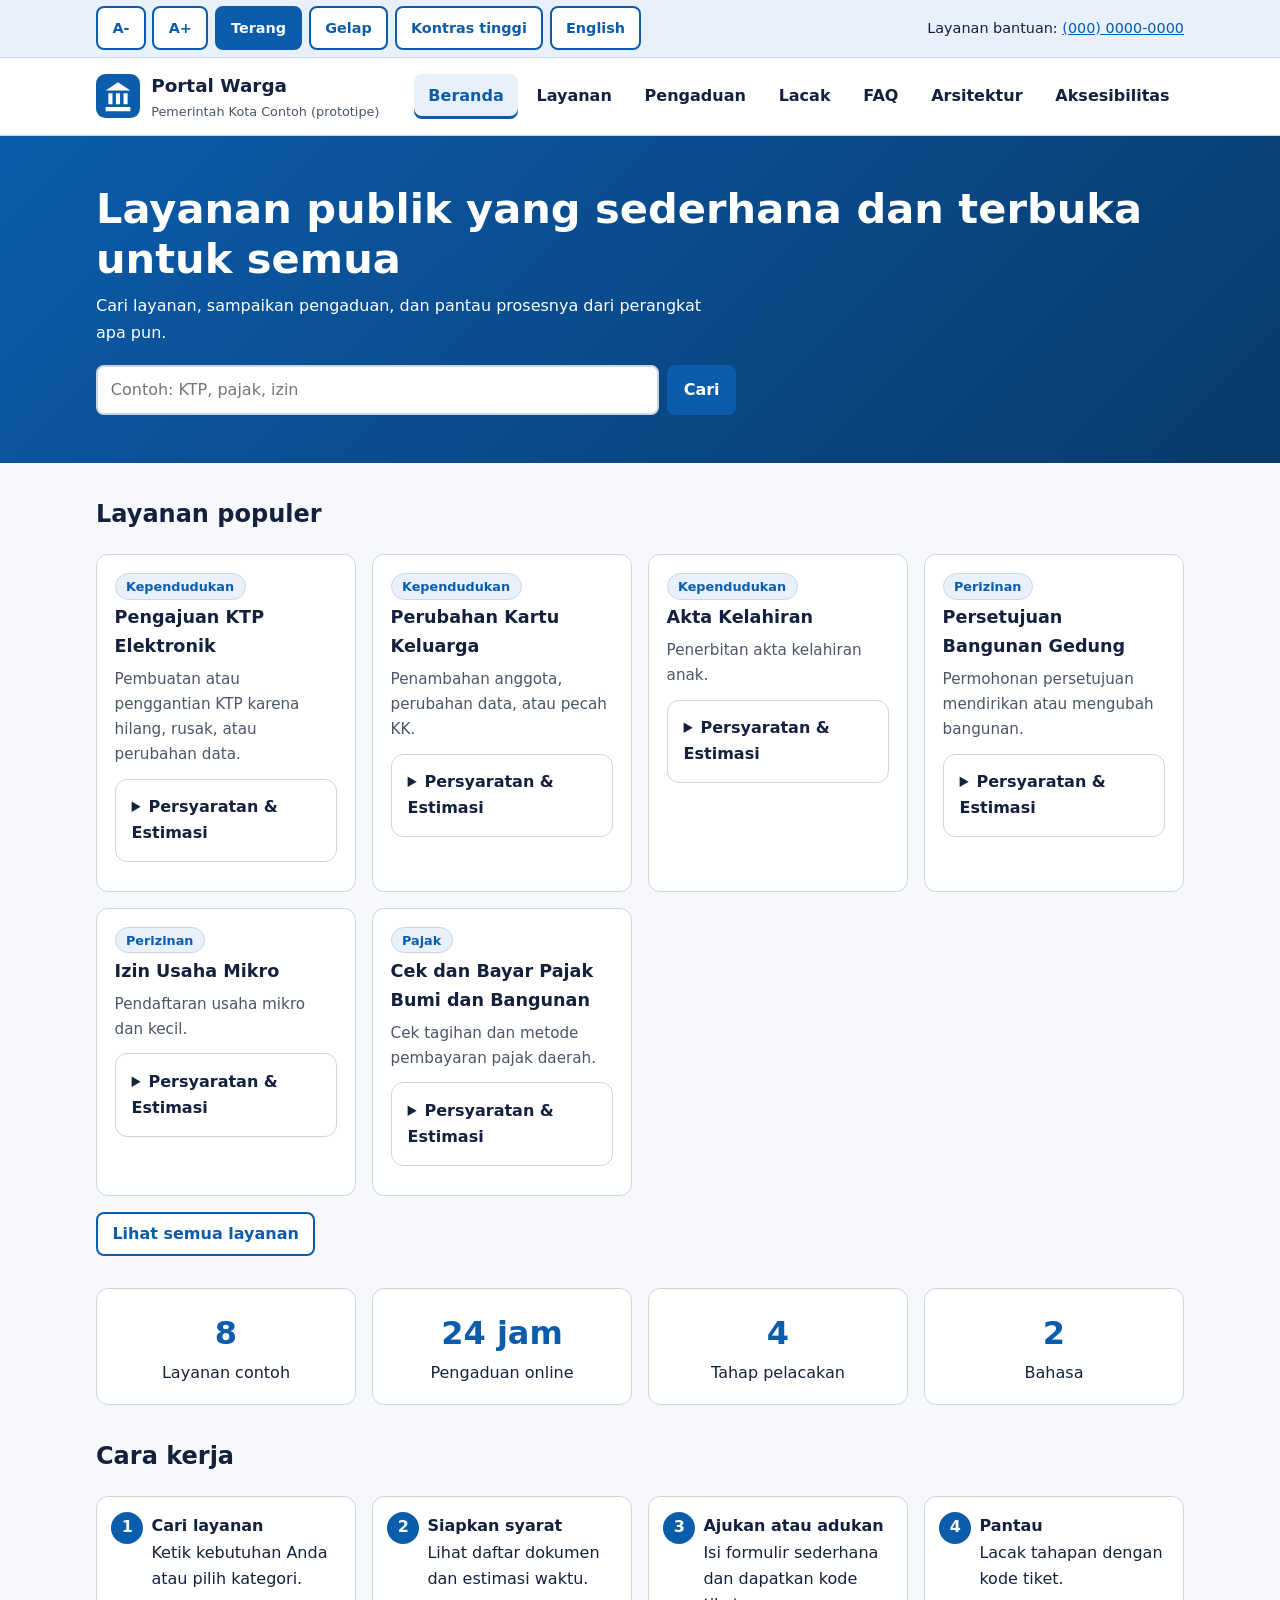
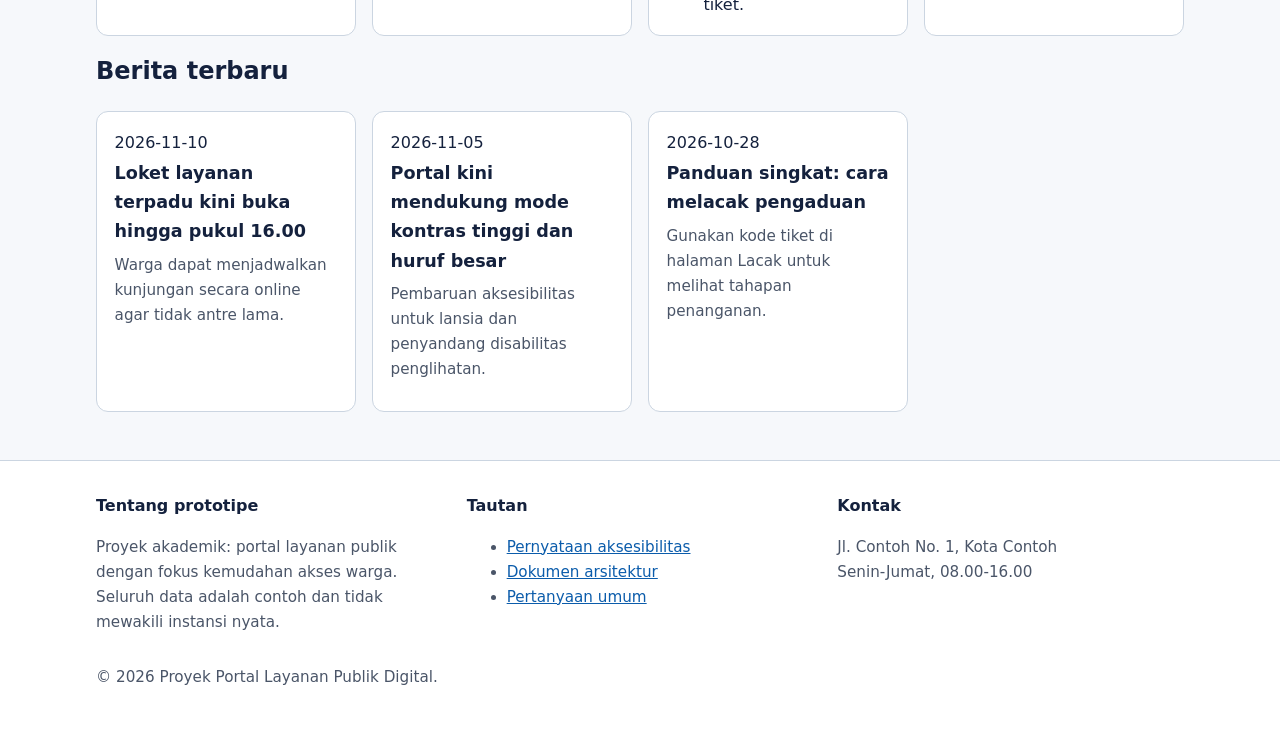
<file: website/index.html>
<!DOCTYPE html>
<html lang="id" data-fs="0">
<head>
<meta charset="utf-8">
<meta name="viewport" content="width=device-width, initial-scale=1">
<title>Beranda | Portal Layanan Publik Digital</title>
<meta name="description" content="Prototipe portal layanan publik yang mudah diakses seluruh warga.">
<meta name="theme-color" content="#0b5cab">
<link rel="manifest" href="manifest.json">
<link rel="icon" href="assets/logo.svg" type="image/svg+xml">
<link rel="stylesheet" href="css/style.css">
<script>try{var t=localStorage.getItem("theme");if(t&&t!=="light")document.documentElement.setAttribute("data-theme",t);var f=localStorage.getItem("fs");if(f)document.documentElement.dataset.fs=f}catch(e){}</script>
</head>
<body>
<a class="skip" href="#konten" data-i="skip">Lewati ke konten utama</a>
<div class="topbar"><div class="wrap">
<div class="tools" role="group" aria-label="Pengaturan tampilan">
<button type="button" id="fs-dec" aria-label="Perkecil huruf">A-</button>
<button type="button" id="fs-inc" aria-label="Perbesar huruf">A+</button>
<button type="button" data-theme-btn="light" aria-pressed="true">Terang</button>
<button type="button" data-theme-btn="dark" aria-pressed="false">Gelap</button>
<button type="button" data-theme-btn="contrast" aria-pressed="false">Kontras tinggi</button>
<button type="button" id="btn-lang" lang="en">English</button>
</div>
<span>Layanan bantuan: <a href="tel:+62000000000">(000) 0000-0000</a></span>
</div></div>
<header class="site"><div class="wrap">
<a class="brand" href="index.html"><img src="assets/logo.svg" alt="" width="44" height="44"><span>Portal Warga<small>Pemerintah Kota Contoh (prototipe)</small></span></a>
<nav aria-label="Navigasi utama"><ul><li><a href="index.html" data-i="home">Beranda</a></li><li><a href="layanan.html" data-i="services">Layanan</a></li><li><a href="pengaduan.html" data-i="complaint">Pengaduan</a></li><li><a href="lacak.html" data-i="track">Lacak</a></li><li><a href="faq.html" data-i="faq">FAQ</a></li><li><a href="arsitektur.html" data-i="arch">Arsitektur</a></li><li><a href="aksesibilitas.html" data-i="a11y">Aksesibilitas</a></li></ul></nav>
</div></header>
<section class="hero" aria-labelledby="h1"><div class="wrap">
<h1 id="h1" data-i="hero_t">Layanan publik yang sederhana dan terbuka untuk semua</h1>
<p data-i="hero_p">Cari layanan, sampaikan pengaduan, dan pantau prosesnya dari perangkat apa pun.</p>
<form class="search" role="search" action="layanan.html" method="get">
<label class="sr" for="hq" data-i="search">Cari layanan</label>
<input id="hq" name="q" type="search" placeholder="Contoh: KTP, pajak, izin" data-ph="search_ph" autocomplete="off">
<button class="btn" type="submit" data-i="find">Cari</button></form>
</div></section>
<main id="konten" tabindex="-1"><div class="wrap">

<section aria-labelledby="pop"><h2 id="pop-h" data-i="pop">Layanan populer</h2><div class="grid" id="popular" aria-live="polite"></div>
<p><a class="btn alt" href="layanan.html">Lihat semua layanan</a></p></section>
<div class="stats" role="list" aria-label="Ringkasan layanan">
<div class="card stat" role="listitem"><b>8</b>Layanan contoh</div><div class="card stat" role="listitem"><b>24 jam</b>Pengaduan online</div><div class="card stat" role="listitem"><b>4</b>Tahap pelacakan</div><div class="card stat" role="listitem"><b>2</b>Bahasa</div></div>
<section><h2 data-i="how">Cara kerja</h2><ol class="steps"><li><strong>Cari layanan</strong><br>Ketik kebutuhan Anda atau pilih kategori.</li><li><strong>Siapkan syarat</strong><br>Lihat daftar dokumen dan estimasi waktu.</li><li><strong>Ajukan atau adukan</strong><br>Isi formulir sederhana dan dapatkan kode tiket.</li><li><strong>Pantau</strong><br>Lacak tahapan dengan kode tiket.</li></ol></section>
<section><h2 data-i="news">Berita terbaru</h2><div class="grid" id="news"></div></section>

</div></main>
<footer class="site"><div class="wrap"><div class="cols">
<section><h2>Tentang prototipe</h2><p>Proyek akademik: portal layanan publik dengan fokus kemudahan akses warga. Seluruh data adalah contoh dan tidak mewakili instansi nyata.</p></section>
<section><h2>Tautan</h2><ul><li><a href="aksesibilitas.html">Pernyataan aksesibilitas</a></li><li><a href="arsitektur.html">Dokumen arsitektur</a></li><li><a href="faq.html">Pertanyaan umum</a></li></ul></section>
<section><h2>Kontak</h2><p>Jl. Contoh No. 1, Kota Contoh<br>Senin-Jumat, 08.00-16.00</p></section>
</div><p>&copy; 2026 Proyek Portal Layanan Publik Digital.</p></div></footer>
<div id="toast" role="status" aria-live="polite"></div>
<script src="js/services.js"></script>
<script src="js/app.js"></script>
</body></html>
</file>
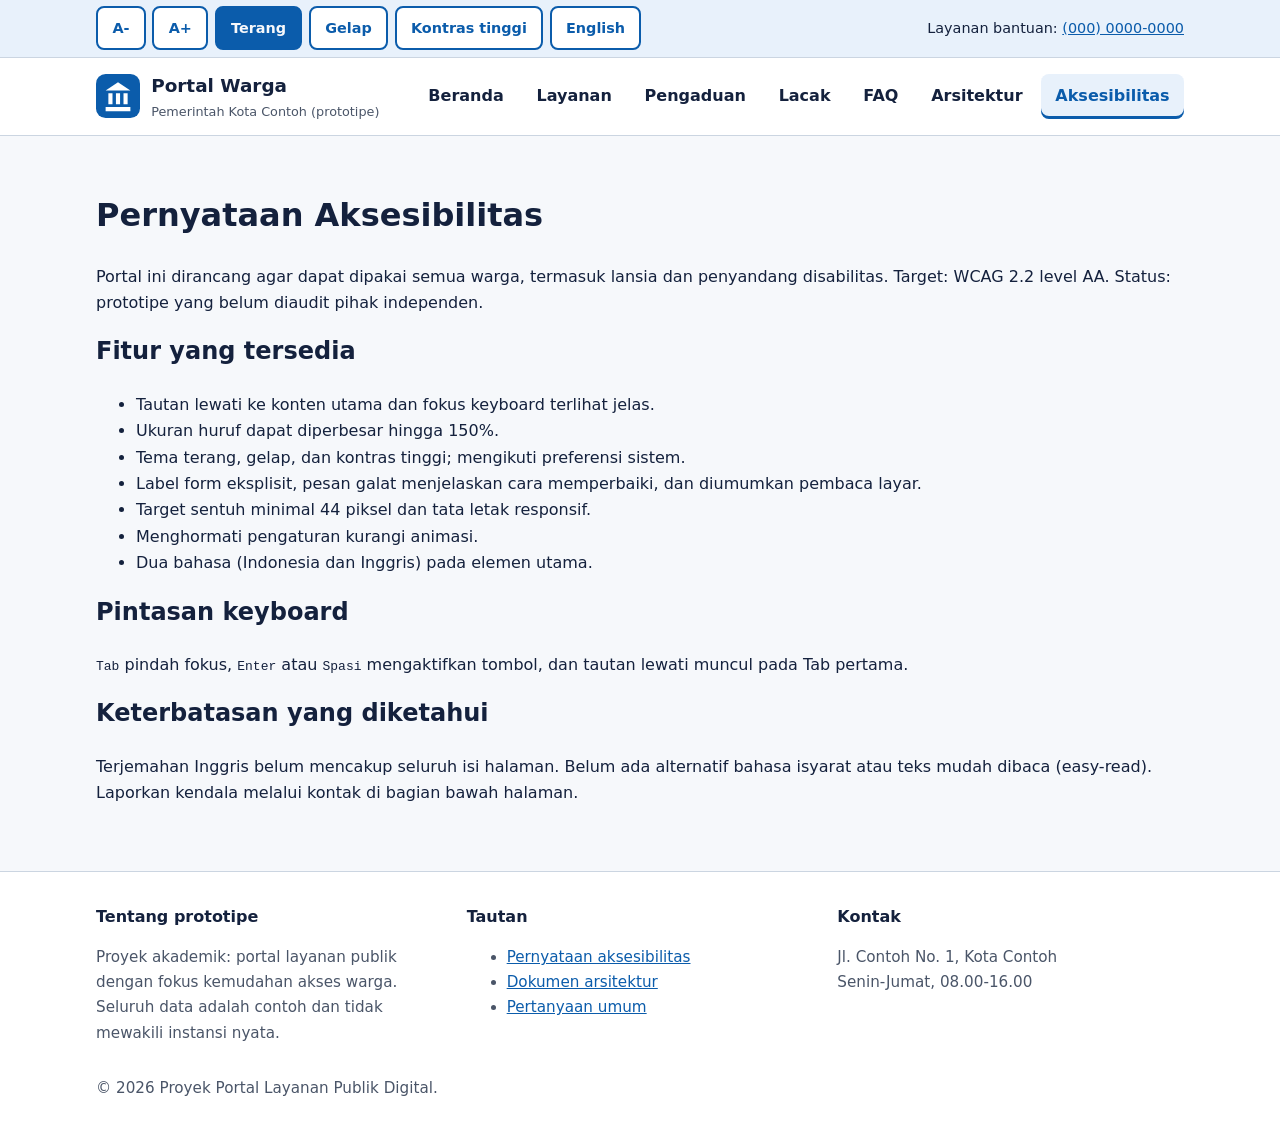
<file: website/aksesibilitas.html>
<!DOCTYPE html>
<html lang="id" data-fs="0">
<head>
<meta charset="utf-8">
<meta name="viewport" content="width=device-width, initial-scale=1">
<title>Aksesibilitas | Portal Layanan Publik Digital</title>
<meta name="description" content="Prototipe portal layanan publik yang mudah diakses seluruh warga.">
<meta name="theme-color" content="#0b5cab">
<link rel="manifest" href="manifest.json">
<link rel="icon" href="assets/logo.svg" type="image/svg+xml">
<link rel="stylesheet" href="css/style.css">
<script>try{var t=localStorage.getItem("theme");if(t&&t!=="light")document.documentElement.setAttribute("data-theme",t);var f=localStorage.getItem("fs");if(f)document.documentElement.dataset.fs=f}catch(e){}</script>
</head>
<body>
<a class="skip" href="#konten" data-i="skip">Lewati ke konten utama</a>
<div class="topbar"><div class="wrap">
<div class="tools" role="group" aria-label="Pengaturan tampilan">
<button type="button" id="fs-dec" aria-label="Perkecil huruf">A-</button>
<button type="button" id="fs-inc" aria-label="Perbesar huruf">A+</button>
<button type="button" data-theme-btn="light" aria-pressed="true">Terang</button>
<button type="button" data-theme-btn="dark" aria-pressed="false">Gelap</button>
<button type="button" data-theme-btn="contrast" aria-pressed="false">Kontras tinggi</button>
<button type="button" id="btn-lang" lang="en">English</button>
</div>
<span>Layanan bantuan: <a href="tel:+62000000000">(000) 0000-0000</a></span>
</div></div>
<header class="site"><div class="wrap">
<a class="brand" href="index.html"><img src="assets/logo.svg" alt="" width="44" height="44"><span>Portal Warga<small>Pemerintah Kota Contoh (prototipe)</small></span></a>
<nav aria-label="Navigasi utama"><ul><li><a href="index.html" data-i="home">Beranda</a></li><li><a href="layanan.html" data-i="services">Layanan</a></li><li><a href="pengaduan.html" data-i="complaint">Pengaduan</a></li><li><a href="lacak.html" data-i="track">Lacak</a></li><li><a href="faq.html" data-i="faq">FAQ</a></li><li><a href="arsitektur.html" data-i="arch">Arsitektur</a></li><li><a href="aksesibilitas.html" data-i="a11y">Aksesibilitas</a></li></ul></nav>
</div></header>

<main id="konten" tabindex="-1"><div class="wrap">

<h1>Pernyataan Aksesibilitas</h1>
<p>Portal ini dirancang agar dapat dipakai semua warga, termasuk lansia dan penyandang disabilitas. Target: WCAG 2.2 level AA. Status: prototipe yang belum diaudit pihak independen.</p>
<h2>Fitur yang tersedia</h2><ul>
<li>Tautan lewati ke konten utama dan fokus keyboard terlihat jelas.</li>
<li>Ukuran huruf dapat diperbesar hingga 150%.</li>
<li>Tema terang, gelap, dan kontras tinggi; mengikuti preferensi sistem.</li>
<li>Label form eksplisit, pesan galat menjelaskan cara memperbaiki, dan diumumkan pembaca layar.</li>
<li>Target sentuh minimal 44 piksel dan tata letak responsif.</li>
<li>Menghormati pengaturan kurangi animasi.</li>
<li>Dua bahasa (Indonesia dan Inggris) pada elemen utama.</li></ul>
<h2>Pintasan keyboard</h2><p><kbd>Tab</kbd> pindah fokus, <kbd>Enter</kbd> atau <kbd>Spasi</kbd> mengaktifkan tombol, dan tautan lewati muncul pada Tab pertama.</p>
<h2>Keterbatasan yang diketahui</h2><p>Terjemahan Inggris belum mencakup seluruh isi halaman. Belum ada alternatif bahasa isyarat atau teks mudah dibaca (easy-read). Laporkan kendala melalui kontak di bagian bawah halaman.</p>
</div></main>
<footer class="site"><div class="wrap"><div class="cols">
<section><h2>Tentang prototipe</h2><p>Proyek akademik: portal layanan publik dengan fokus kemudahan akses warga. Seluruh data adalah contoh dan tidak mewakili instansi nyata.</p></section>
<section><h2>Tautan</h2><ul><li><a href="aksesibilitas.html">Pernyataan aksesibilitas</a></li><li><a href="arsitektur.html">Dokumen arsitektur</a></li><li><a href="faq.html">Pertanyaan umum</a></li></ul></section>
<section><h2>Kontak</h2><p>Jl. Contoh No. 1, Kota Contoh<br>Senin-Jumat, 08.00-16.00</p></section>
</div><p>&copy; 2026 Proyek Portal Layanan Publik Digital.</p></div></footer>
<div id="toast" role="status" aria-live="polite"></div>
<script src="js/services.js"></script>
<script src="js/app.js"></script>
</body></html>
</file>
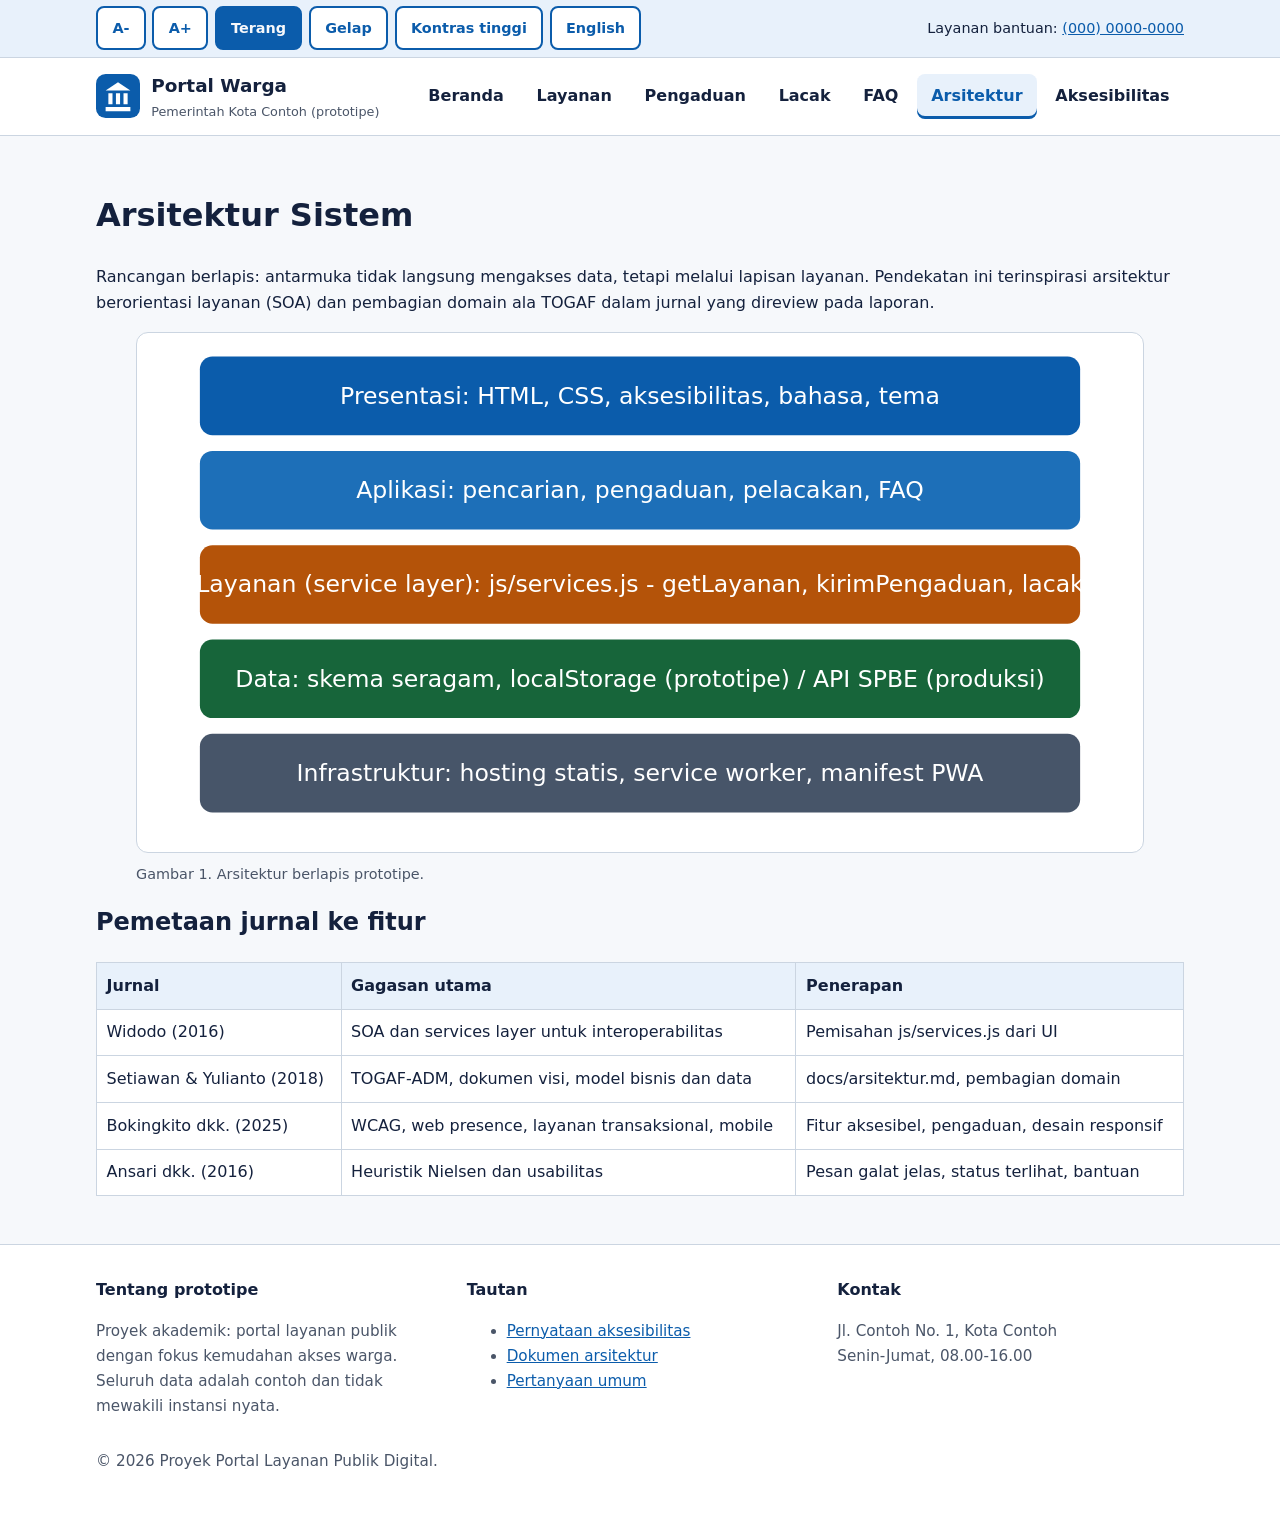
<file: website/arsitektur.html>
<!DOCTYPE html>
<html lang="id" data-fs="0">
<head>
<meta charset="utf-8">
<meta name="viewport" content="width=device-width, initial-scale=1">
<title>Arsitektur | Portal Layanan Publik Digital</title>
<meta name="description" content="Prototipe portal layanan publik yang mudah diakses seluruh warga.">
<meta name="theme-color" content="#0b5cab">
<link rel="manifest" href="manifest.json">
<link rel="icon" href="assets/logo.svg" type="image/svg+xml">
<link rel="stylesheet" href="css/style.css">
<script>try{var t=localStorage.getItem("theme");if(t&&t!=="light")document.documentElement.setAttribute("data-theme",t);var f=localStorage.getItem("fs");if(f)document.documentElement.dataset.fs=f}catch(e){}</script>
</head>
<body>
<a class="skip" href="#konten" data-i="skip">Lewati ke konten utama</a>
<div class="topbar"><div class="wrap">
<div class="tools" role="group" aria-label="Pengaturan tampilan">
<button type="button" id="fs-dec" aria-label="Perkecil huruf">A-</button>
<button type="button" id="fs-inc" aria-label="Perbesar huruf">A+</button>
<button type="button" data-theme-btn="light" aria-pressed="true">Terang</button>
<button type="button" data-theme-btn="dark" aria-pressed="false">Gelap</button>
<button type="button" data-theme-btn="contrast" aria-pressed="false">Kontras tinggi</button>
<button type="button" id="btn-lang" lang="en">English</button>
</div>
<span>Layanan bantuan: <a href="tel:+62000000000">(000) 0000-0000</a></span>
</div></div>
<header class="site"><div class="wrap">
<a class="brand" href="index.html"><img src="assets/logo.svg" alt="" width="44" height="44"><span>Portal Warga<small>Pemerintah Kota Contoh (prototipe)</small></span></a>
<nav aria-label="Navigasi utama"><ul><li><a href="index.html" data-i="home">Beranda</a></li><li><a href="layanan.html" data-i="services">Layanan</a></li><li><a href="pengaduan.html" data-i="complaint">Pengaduan</a></li><li><a href="lacak.html" data-i="track">Lacak</a></li><li><a href="faq.html" data-i="faq">FAQ</a></li><li><a href="arsitektur.html" data-i="arch">Arsitektur</a></li><li><a href="aksesibilitas.html" data-i="a11y">Aksesibilitas</a></li></ul></nav>
</div></header>

<main id="konten" tabindex="-1"><div class="wrap">

<h1>Arsitektur Sistem</h1>
<p>Rancangan berlapis: antarmuka tidak langsung mengakses data, tetapi melalui lapisan layanan. Pendekatan ini terinspirasi arsitektur berorientasi layanan (SOA) dan pembagian domain ala TOGAF dalam jurnal yang direview pada laporan.</p>
<figure><svg viewBox="0 0 640 330" role="img" aria-labelledby="t d" style="width:100%;height:auto;background:var(--surface);border:1px solid var(--border);border-radius:12px">
<title id="t">Diagram arsitektur berlapis</title><desc id="d">Lima lapisan dari atas: presentasi, aplikasi, layanan, data, infrastruktur</desc>
<g font-family="system-ui,Arial" font-size="15" fill="#fff" text-anchor="middle">
<rect x="40" y="15" width="560" height="50" rx="8" fill="#0b5cab"/><text x="320" y="45">Presentasi: HTML, CSS, aksesibilitas, bahasa, tema</text>
<rect x="40" y="75" width="560" height="50" rx="8" fill="#1d6fb8"/><text x="320" y="105">Aplikasi: pencarian, pengaduan, pelacakan, FAQ</text>
<rect x="40" y="135" width="560" height="50" rx="8" fill="#b45309"/><text x="320" y="165">Layanan (service layer): js/services.js - getLayanan, kirimPengaduan, lacak</text>
<rect x="40" y="195" width="560" height="50" rx="8" fill="#17653a"/><text x="320" y="225">Data: skema seragam, localStorage (prototipe) / API SPBE (produksi)</text>
<rect x="40" y="255" width="560" height="50" rx="8" fill="#475569"/><text x="320" y="285">Infrastruktur: hosting statis, service worker, manifest PWA</text></g></svg>
<figcaption class="hint">Gambar 1. Arsitektur berlapis prototipe.</figcaption></figure>
<h2>Pemetaan jurnal ke fitur</h2>
<div class="scroll"><table><thead><tr><th>Jurnal</th><th>Gagasan utama</th><th>Penerapan</th></tr></thead><tbody>
<tr><td>Widodo (2016)</td><td>SOA dan services layer untuk interoperabilitas</td><td>Pemisahan js/services.js dari UI</td></tr>
<tr><td>Setiawan &amp; Yulianto (2018)</td><td>TOGAF-ADM, dokumen visi, model bisnis dan data</td><td>docs/arsitektur.md, pembagian domain</td></tr>
<tr><td>Bokingkito dkk. (2025)</td><td>WCAG, web presence, layanan transaksional, mobile</td><td>Fitur aksesibel, pengaduan, desain responsif</td></tr>
<tr><td>Ansari dkk. (2016)</td><td>Heuristik Nielsen dan usabilitas</td><td>Pesan galat jelas, status terlihat, bantuan</td></tr></tbody></table></div>
</div></main>
<footer class="site"><div class="wrap"><div class="cols">
<section><h2>Tentang prototipe</h2><p>Proyek akademik: portal layanan publik dengan fokus kemudahan akses warga. Seluruh data adalah contoh dan tidak mewakili instansi nyata.</p></section>
<section><h2>Tautan</h2><ul><li><a href="aksesibilitas.html">Pernyataan aksesibilitas</a></li><li><a href="arsitektur.html">Dokumen arsitektur</a></li><li><a href="faq.html">Pertanyaan umum</a></li></ul></section>
<section><h2>Kontak</h2><p>Jl. Contoh No. 1, Kota Contoh<br>Senin-Jumat, 08.00-16.00</p></section>
</div><p>&copy; 2026 Proyek Portal Layanan Publik Digital.</p></div></footer>
<div id="toast" role="status" aria-live="polite"></div>
<script src="js/services.js"></script>
<script src="js/app.js"></script>
</body></html>
</file>
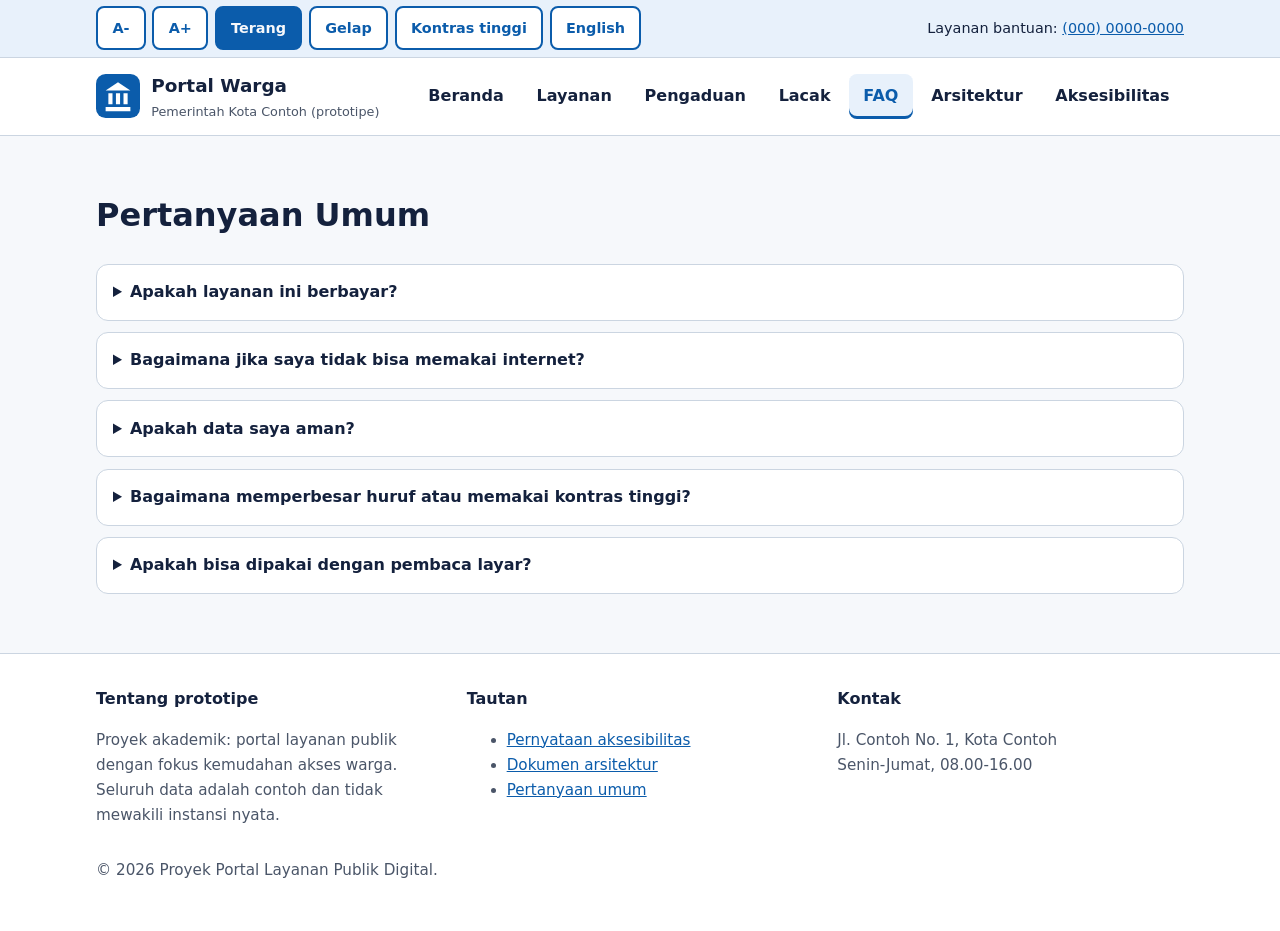
<file: website/faq.html>
<!DOCTYPE html>
<html lang="id" data-fs="0">
<head>
<meta charset="utf-8">
<meta name="viewport" content="width=device-width, initial-scale=1">
<title>FAQ | Portal Layanan Publik Digital</title>
<meta name="description" content="Prototipe portal layanan publik yang mudah diakses seluruh warga.">
<meta name="theme-color" content="#0b5cab">
<link rel="manifest" href="manifest.json">
<link rel="icon" href="assets/logo.svg" type="image/svg+xml">
<link rel="stylesheet" href="css/style.css">
<script>try{var t=localStorage.getItem("theme");if(t&&t!=="light")document.documentElement.setAttribute("data-theme",t);var f=localStorage.getItem("fs");if(f)document.documentElement.dataset.fs=f}catch(e){}</script>
</head>
<body>
<a class="skip" href="#konten" data-i="skip">Lewati ke konten utama</a>
<div class="topbar"><div class="wrap">
<div class="tools" role="group" aria-label="Pengaturan tampilan">
<button type="button" id="fs-dec" aria-label="Perkecil huruf">A-</button>
<button type="button" id="fs-inc" aria-label="Perbesar huruf">A+</button>
<button type="button" data-theme-btn="light" aria-pressed="true">Terang</button>
<button type="button" data-theme-btn="dark" aria-pressed="false">Gelap</button>
<button type="button" data-theme-btn="contrast" aria-pressed="false">Kontras tinggi</button>
<button type="button" id="btn-lang" lang="en">English</button>
</div>
<span>Layanan bantuan: <a href="tel:+62000000000">(000) 0000-0000</a></span>
</div></div>
<header class="site"><div class="wrap">
<a class="brand" href="index.html"><img src="assets/logo.svg" alt="" width="44" height="44"><span>Portal Warga<small>Pemerintah Kota Contoh (prototipe)</small></span></a>
<nav aria-label="Navigasi utama"><ul><li><a href="index.html" data-i="home">Beranda</a></li><li><a href="layanan.html" data-i="services">Layanan</a></li><li><a href="pengaduan.html" data-i="complaint">Pengaduan</a></li><li><a href="lacak.html" data-i="track">Lacak</a></li><li><a href="faq.html" data-i="faq">FAQ</a></li><li><a href="arsitektur.html" data-i="arch">Arsitektur</a></li><li><a href="aksesibilitas.html" data-i="a11y">Aksesibilitas</a></li></ul></nav>
</div></header>

<main id="konten" tabindex="-1"><div class="wrap">
<h1>Pertanyaan Umum</h1><details><summary>Apakah layanan ini berbayar?</summary><p>Pada prototipe ini tidak ada transaksi. Pada layanan nyata, biaya akan ditampilkan jelas pada tiap layanan.</p></details><details><summary>Bagaimana jika saya tidak bisa memakai internet?</summary><p>Gunakan loket layanan terpadu atau telepon pusat bantuan. Portal ini melengkapi, bukan menggantikan, layanan tatap muka.</p></details><details><summary>Apakah data saya aman?</summary><p>Prototipe hanya menyimpan data di browser Anda. Untuk produksi diperlukan enkripsi, kebijakan privasi, dan kepatuhan pada UU Pelindungan Data Pribadi.</p></details><details><summary>Bagaimana memperbesar huruf atau memakai kontras tinggi?</summary><p>Gunakan tombol A+/A- dan tombol tema di bagian atas setiap halaman. Pilihan Anda diingat.</p></details><details><summary>Apakah bisa dipakai dengan pembaca layar?</summary><p>Ya, halaman memakai struktur semantik, label form, dan penanda ARIA. Lihat halaman Aksesibilitas untuk detail.</p></details>
</div></main>
<footer class="site"><div class="wrap"><div class="cols">
<section><h2>Tentang prototipe</h2><p>Proyek akademik: portal layanan publik dengan fokus kemudahan akses warga. Seluruh data adalah contoh dan tidak mewakili instansi nyata.</p></section>
<section><h2>Tautan</h2><ul><li><a href="aksesibilitas.html">Pernyataan aksesibilitas</a></li><li><a href="arsitektur.html">Dokumen arsitektur</a></li><li><a href="faq.html">Pertanyaan umum</a></li></ul></section>
<section><h2>Kontak</h2><p>Jl. Contoh No. 1, Kota Contoh<br>Senin-Jumat, 08.00-16.00</p></section>
</div><p>&copy; 2026 Proyek Portal Layanan Publik Digital.</p></div></footer>
<div id="toast" role="status" aria-live="polite"></div>
<script src="js/services.js"></script>
<script src="js/app.js"></script>
</body></html>
</file>
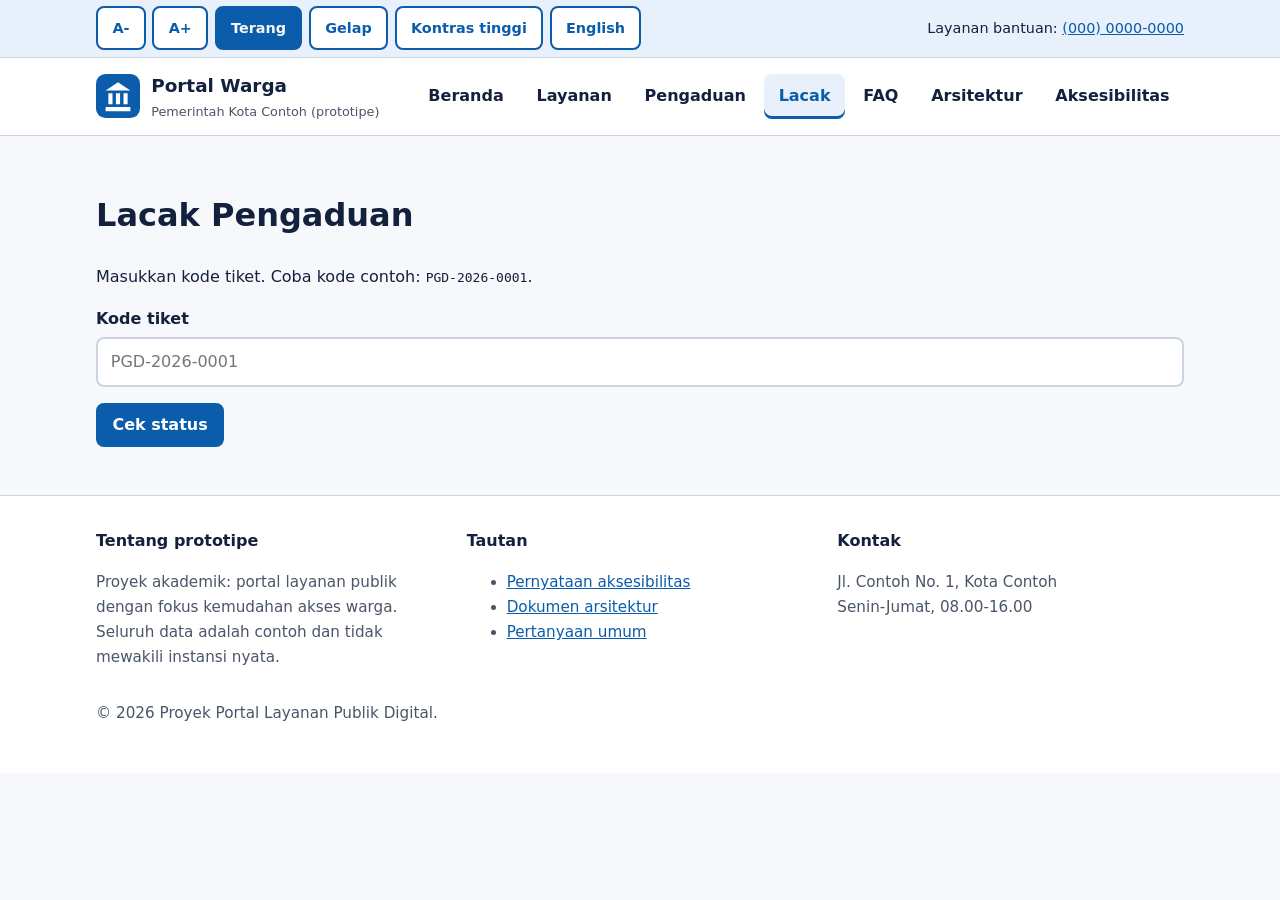
<file: website/lacak.html>
<!DOCTYPE html>
<html lang="id" data-fs="0">
<head>
<meta charset="utf-8">
<meta name="viewport" content="width=device-width, initial-scale=1">
<title>Lacak | Portal Layanan Publik Digital</title>
<meta name="description" content="Prototipe portal layanan publik yang mudah diakses seluruh warga.">
<meta name="theme-color" content="#0b5cab">
<link rel="manifest" href="manifest.json">
<link rel="icon" href="assets/logo.svg" type="image/svg+xml">
<link rel="stylesheet" href="css/style.css">
<script>try{var t=localStorage.getItem("theme");if(t&&t!=="light")document.documentElement.setAttribute("data-theme",t);var f=localStorage.getItem("fs");if(f)document.documentElement.dataset.fs=f}catch(e){}</script>
</head>
<body>
<a class="skip" href="#konten" data-i="skip">Lewati ke konten utama</a>
<div class="topbar"><div class="wrap">
<div class="tools" role="group" aria-label="Pengaturan tampilan">
<button type="button" id="fs-dec" aria-label="Perkecil huruf">A-</button>
<button type="button" id="fs-inc" aria-label="Perbesar huruf">A+</button>
<button type="button" data-theme-btn="light" aria-pressed="true">Terang</button>
<button type="button" data-theme-btn="dark" aria-pressed="false">Gelap</button>
<button type="button" data-theme-btn="contrast" aria-pressed="false">Kontras tinggi</button>
<button type="button" id="btn-lang" lang="en">English</button>
</div>
<span>Layanan bantuan: <a href="tel:+62000000000">(000) 0000-0000</a></span>
</div></div>
<header class="site"><div class="wrap">
<a class="brand" href="index.html"><img src="assets/logo.svg" alt="" width="44" height="44"><span>Portal Warga<small>Pemerintah Kota Contoh (prototipe)</small></span></a>
<nav aria-label="Navigasi utama"><ul><li><a href="index.html" data-i="home">Beranda</a></li><li><a href="layanan.html" data-i="services">Layanan</a></li><li><a href="pengaduan.html" data-i="complaint">Pengaduan</a></li><li><a href="lacak.html" data-i="track">Lacak</a></li><li><a href="faq.html" data-i="faq">FAQ</a></li><li><a href="arsitektur.html" data-i="arch">Arsitektur</a></li><li><a href="aksesibilitas.html" data-i="a11y">Aksesibilitas</a></li></ul></nav>
</div></header>

<main id="konten" tabindex="-1"><div class="wrap">

<h1>Lacak Pengaduan</h1><p>Masukkan kode tiket. Coba kode contoh: <code>PGD-2026-0001</code>.</p>
<form id="form-lacak" novalidate><div class="f"><label for="kode" data-i="code">Kode tiket</label><input id="kode" placeholder="PGD-2026-0001" autocomplete="off" required></div><button class="btn" type="submit" data-i="lookup">Cek status</button></form>
<div id="hasil-lacak" class="card" hidden aria-live="polite" style="margin-top:1.5rem"></div>
</div></main>
<footer class="site"><div class="wrap"><div class="cols">
<section><h2>Tentang prototipe</h2><p>Proyek akademik: portal layanan publik dengan fokus kemudahan akses warga. Seluruh data adalah contoh dan tidak mewakili instansi nyata.</p></section>
<section><h2>Tautan</h2><ul><li><a href="aksesibilitas.html">Pernyataan aksesibilitas</a></li><li><a href="arsitektur.html">Dokumen arsitektur</a></li><li><a href="faq.html">Pertanyaan umum</a></li></ul></section>
<section><h2>Kontak</h2><p>Jl. Contoh No. 1, Kota Contoh<br>Senin-Jumat, 08.00-16.00</p></section>
</div><p>&copy; 2026 Proyek Portal Layanan Publik Digital.</p></div></footer>
<div id="toast" role="status" aria-live="polite"></div>
<script src="js/services.js"></script>
<script src="js/app.js"></script>
</body></html>
</file>
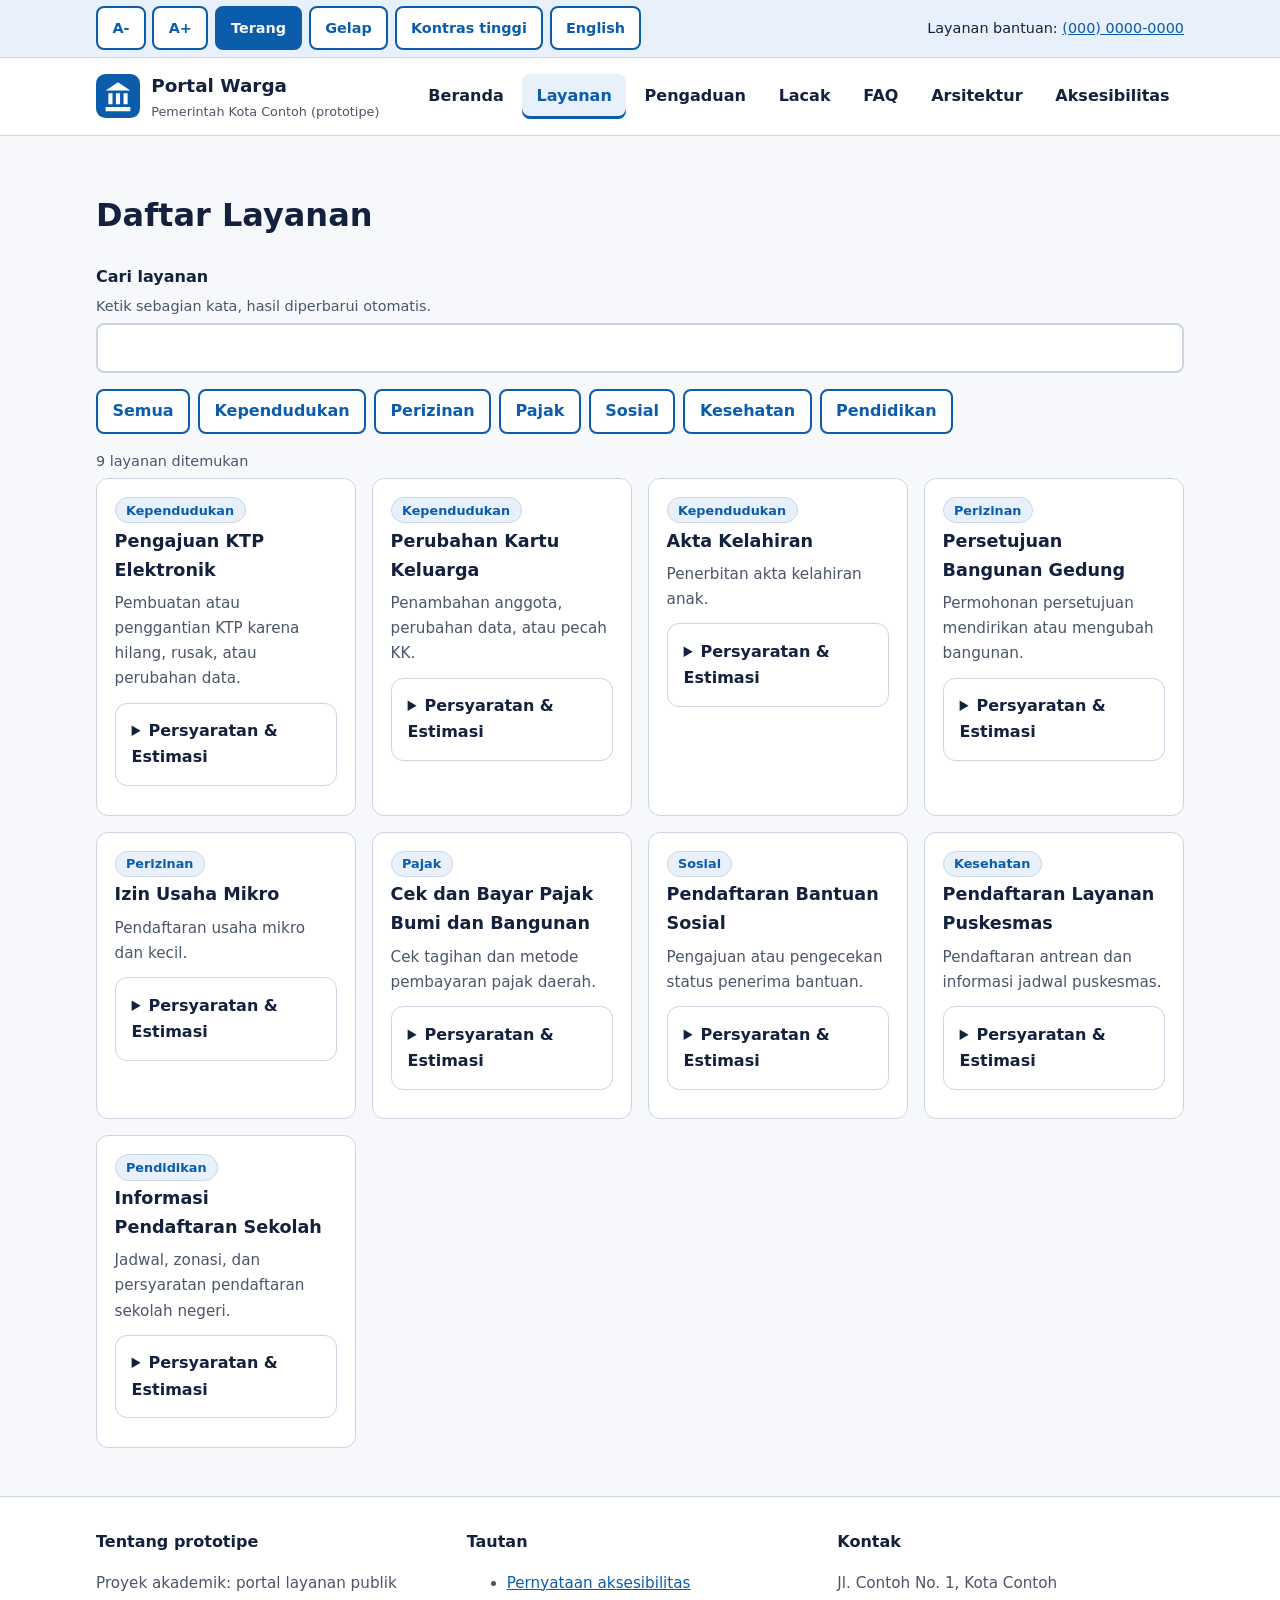
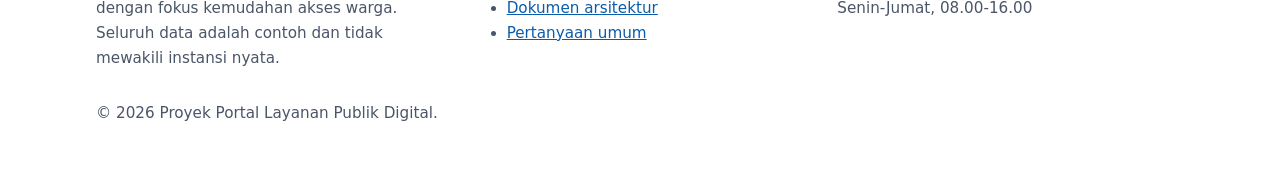
<file: website/layanan.html>
<!DOCTYPE html>
<html lang="id" data-fs="0">
<head>
<meta charset="utf-8">
<meta name="viewport" content="width=device-width, initial-scale=1">
<title>Layanan | Portal Layanan Publik Digital</title>
<meta name="description" content="Prototipe portal layanan publik yang mudah diakses seluruh warga.">
<meta name="theme-color" content="#0b5cab">
<link rel="manifest" href="manifest.json">
<link rel="icon" href="assets/logo.svg" type="image/svg+xml">
<link rel="stylesheet" href="css/style.css">
<script>try{var t=localStorage.getItem("theme");if(t&&t!=="light")document.documentElement.setAttribute("data-theme",t);var f=localStorage.getItem("fs");if(f)document.documentElement.dataset.fs=f}catch(e){}</script>
</head>
<body>
<a class="skip" href="#konten" data-i="skip">Lewati ke konten utama</a>
<div class="topbar"><div class="wrap">
<div class="tools" role="group" aria-label="Pengaturan tampilan">
<button type="button" id="fs-dec" aria-label="Perkecil huruf">A-</button>
<button type="button" id="fs-inc" aria-label="Perbesar huruf">A+</button>
<button type="button" data-theme-btn="light" aria-pressed="true">Terang</button>
<button type="button" data-theme-btn="dark" aria-pressed="false">Gelap</button>
<button type="button" data-theme-btn="contrast" aria-pressed="false">Kontras tinggi</button>
<button type="button" id="btn-lang" lang="en">English</button>
</div>
<span>Layanan bantuan: <a href="tel:+62000000000">(000) 0000-0000</a></span>
</div></div>
<header class="site"><div class="wrap">
<a class="brand" href="index.html"><img src="assets/logo.svg" alt="" width="44" height="44"><span>Portal Warga<small>Pemerintah Kota Contoh (prototipe)</small></span></a>
<nav aria-label="Navigasi utama"><ul><li><a href="index.html" data-i="home">Beranda</a></li><li><a href="layanan.html" data-i="services">Layanan</a></li><li><a href="pengaduan.html" data-i="complaint">Pengaduan</a></li><li><a href="lacak.html" data-i="track">Lacak</a></li><li><a href="faq.html" data-i="faq">FAQ</a></li><li><a href="arsitektur.html" data-i="arch">Arsitektur</a></li><li><a href="aksesibilitas.html" data-i="a11y">Aksesibilitas</a></li></ul></nav>
</div></header>

<main id="konten" tabindex="-1"><div class="wrap">

<h1>Daftar Layanan</h1>
<form role="search" onsubmit="return false"><div class="f"><label for="q">Cari layanan</label><p class="hint">Ketik sebagian kata, hasil diperbarui otomatis.</p><input id="q" type="search" autocomplete="off"></div></form>
<div class="filters" id="filters" role="group" aria-label="Filter kategori"></div>
<p id="live" class="hint" role="status" aria-live="polite"></p>
<div class="grid" id="list-layanan"></div>
</div></main>
<footer class="site"><div class="wrap"><div class="cols">
<section><h2>Tentang prototipe</h2><p>Proyek akademik: portal layanan publik dengan fokus kemudahan akses warga. Seluruh data adalah contoh dan tidak mewakili instansi nyata.</p></section>
<section><h2>Tautan</h2><ul><li><a href="aksesibilitas.html">Pernyataan aksesibilitas</a></li><li><a href="arsitektur.html">Dokumen arsitektur</a></li><li><a href="faq.html">Pertanyaan umum</a></li></ul></section>
<section><h2>Kontak</h2><p>Jl. Contoh No. 1, Kota Contoh<br>Senin-Jumat, 08.00-16.00</p></section>
</div><p>&copy; 2026 Proyek Portal Layanan Publik Digital.</p></div></footer>
<div id="toast" role="status" aria-live="polite"></div>
<script src="js/services.js"></script>
<script src="js/app.js"></script>
</body></html>
</file>
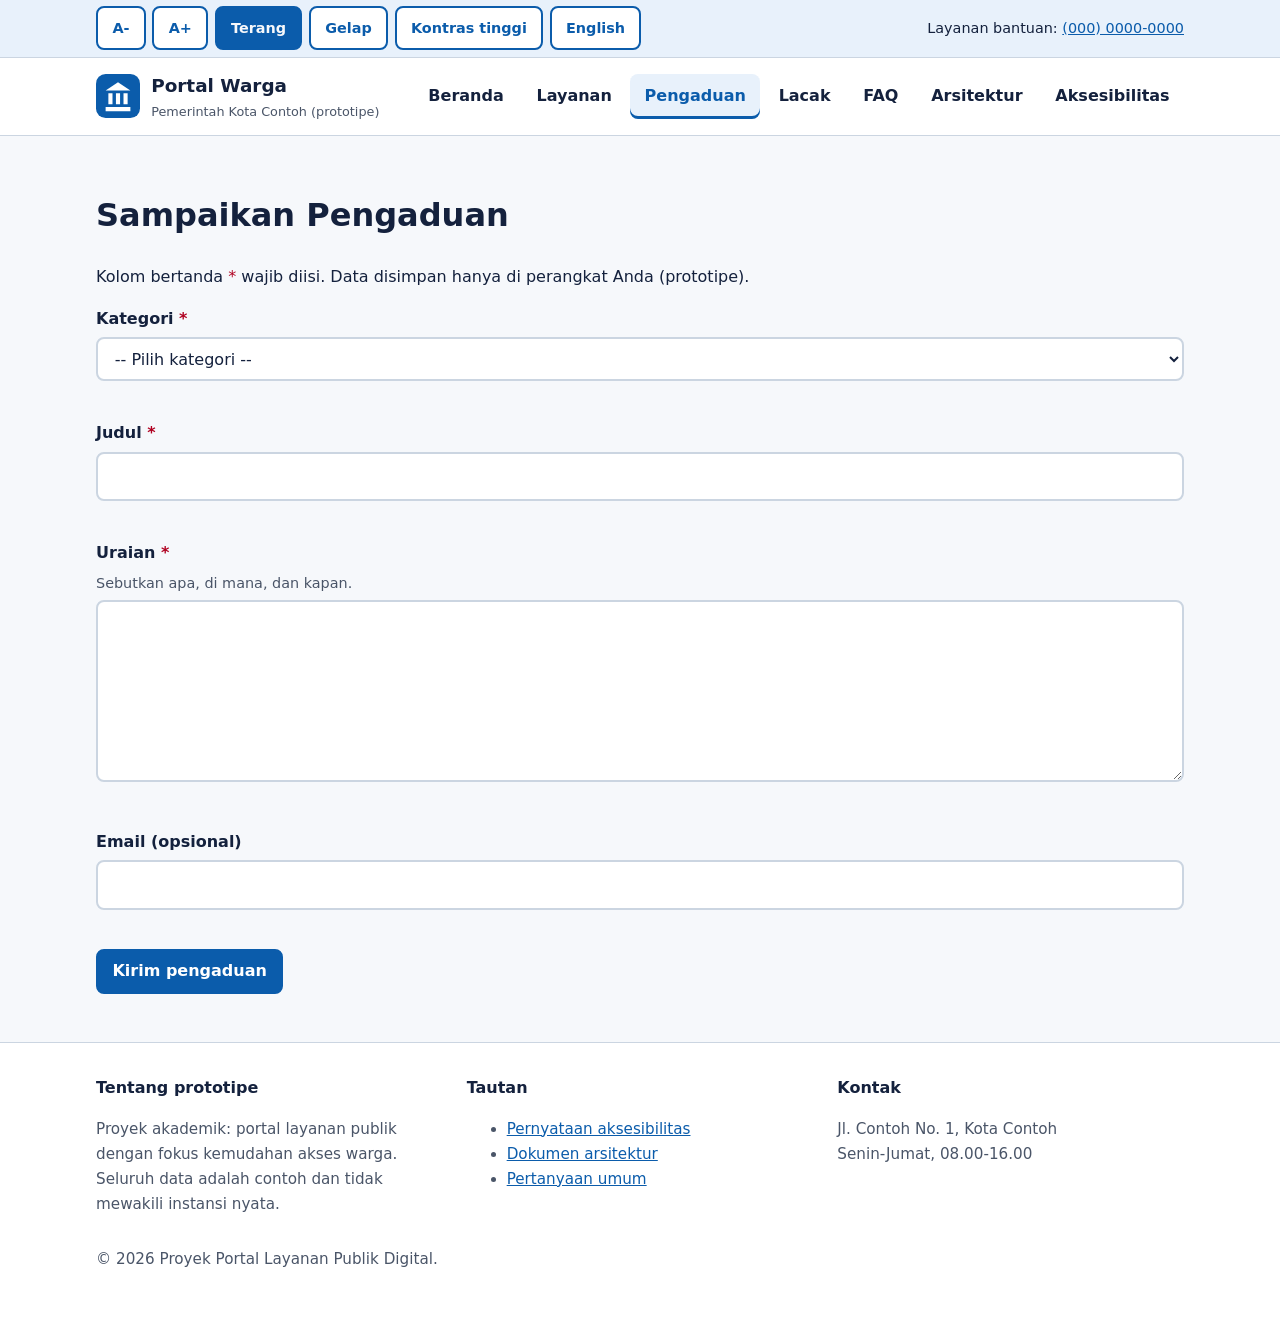
<file: website/pengaduan.html>
<!DOCTYPE html>
<html lang="id" data-fs="0">
<head>
<meta charset="utf-8">
<meta name="viewport" content="width=device-width, initial-scale=1">
<title>Pengaduan | Portal Layanan Publik Digital</title>
<meta name="description" content="Prototipe portal layanan publik yang mudah diakses seluruh warga.">
<meta name="theme-color" content="#0b5cab">
<link rel="manifest" href="manifest.json">
<link rel="icon" href="assets/logo.svg" type="image/svg+xml">
<link rel="stylesheet" href="css/style.css">
<script>try{var t=localStorage.getItem("theme");if(t&&t!=="light")document.documentElement.setAttribute("data-theme",t);var f=localStorage.getItem("fs");if(f)document.documentElement.dataset.fs=f}catch(e){}</script>
</head>
<body>
<a class="skip" href="#konten" data-i="skip">Lewati ke konten utama</a>
<div class="topbar"><div class="wrap">
<div class="tools" role="group" aria-label="Pengaturan tampilan">
<button type="button" id="fs-dec" aria-label="Perkecil huruf">A-</button>
<button type="button" id="fs-inc" aria-label="Perbesar huruf">A+</button>
<button type="button" data-theme-btn="light" aria-pressed="true">Terang</button>
<button type="button" data-theme-btn="dark" aria-pressed="false">Gelap</button>
<button type="button" data-theme-btn="contrast" aria-pressed="false">Kontras tinggi</button>
<button type="button" id="btn-lang" lang="en">English</button>
</div>
<span>Layanan bantuan: <a href="tel:+62000000000">(000) 0000-0000</a></span>
</div></div>
<header class="site"><div class="wrap">
<a class="brand" href="index.html"><img src="assets/logo.svg" alt="" width="44" height="44"><span>Portal Warga<small>Pemerintah Kota Contoh (prototipe)</small></span></a>
<nav aria-label="Navigasi utama"><ul><li><a href="index.html" data-i="home">Beranda</a></li><li><a href="layanan.html" data-i="services">Layanan</a></li><li><a href="pengaduan.html" data-i="complaint">Pengaduan</a></li><li><a href="lacak.html" data-i="track">Lacak</a></li><li><a href="faq.html" data-i="faq">FAQ</a></li><li><a href="arsitektur.html" data-i="arch">Arsitektur</a></li><li><a href="aksesibilitas.html" data-i="a11y">Aksesibilitas</a></li></ul></nav>
</div></header>

<main id="konten" tabindex="-1"><div class="wrap">

<h1>Sampaikan Pengaduan</h1>
<p>Kolom bertanda <span class="req" aria-hidden="true">*</span> wajib diisi. Data disimpan hanya di perangkat Anda (prototipe).</p>
<form id="form-pengaduan" novalidate>
<div class="f"><label for="kat">Kategori <span class="req" aria-hidden="true">*</span></label>
<select id="kat" required aria-describedby="kat-err"><option value="">-- Pilih kategori --</option><option>Infrastruktur</option><option>Kebersihan</option><option>Pelayanan Publik</option><option>Kesehatan</option><option>Lainnya</option></select><p class="err" id="kat-err" role="alert"></p></div>
<div class="f"><label for="judul">Judul <span class="req" aria-hidden="true">*</span></label><input id="judul" required aria-describedby="judul-err" autocomplete="off"><p class="err" id="judul-err" role="alert"></p></div>
<div class="f"><label for="isi">Uraian <span class="req" aria-hidden="true">*</span></label><p class="hint" id="isi-h">Sebutkan apa, di mana, dan kapan.</p><textarea id="isi" rows="6" required aria-describedby="isi-h isi-err"></textarea><p class="err" id="isi-err" role="alert"></p></div>
<div class="f"><label for="email">Email (opsional)</label><input id="email" type="email" autocomplete="email" aria-describedby="email-err"><p class="err" id="email-err" role="alert"></p></div>
<button class="btn" type="submit" data-i="send">Kirim pengaduan</button></form>
<div id="hasil" class="alert" hidden></div>
</div></main>
<footer class="site"><div class="wrap"><div class="cols">
<section><h2>Tentang prototipe</h2><p>Proyek akademik: portal layanan publik dengan fokus kemudahan akses warga. Seluruh data adalah contoh dan tidak mewakili instansi nyata.</p></section>
<section><h2>Tautan</h2><ul><li><a href="aksesibilitas.html">Pernyataan aksesibilitas</a></li><li><a href="arsitektur.html">Dokumen arsitektur</a></li><li><a href="faq.html">Pertanyaan umum</a></li></ul></section>
<section><h2>Kontak</h2><p>Jl. Contoh No. 1, Kota Contoh<br>Senin-Jumat, 08.00-16.00</p></section>
</div><p>&copy; 2026 Proyek Portal Layanan Publik Digital.</p></div></footer>
<div id="toast" role="status" aria-live="polite"></div>
<script src="js/services.js"></script>
<script src="js/app.js"></script>
</body></html>
</file>
<file: website/css/style.css>
:root{--bg:#f6f8fb;--surface:#fff;--text:#14213d;--muted:#4a5568;--primary:#0b5cab;--primary-d:#084a8a;--accent:#e8f1fb;--border:#cbd5e1;--ok:#17653a;--err:#b00020;--focus:#ff9f1c;--r:12px}
[data-theme=dark]{--bg:#0f172a;--surface:#1e293b;--text:#f1f5f9;--muted:#cbd5e1;--primary:#7cb7ff;--primary-d:#a8d0ff;--accent:#16233b;--border:#475569;--ok:#6ee7a0;--err:#ff8a9b}
[data-theme=contrast]{--bg:#000;--surface:#000;--text:#fff;--muted:#fff;--primary:#ffff00;--primary-d:#fff;--accent:#000;--border:#fff;--ok:#00ff7f;--err:#ff6b6b;--focus:#00e5ff}
*{box-sizing:border-box}html{font-size:100%;scroll-behavior:smooth}html[data-fs="1"]{font-size:112.5%}html[data-fs="2"]{font-size:125%}html[data-fs="3"]{font-size:150%}
body{margin:0;font-family:system-ui,-apple-system,"Segoe UI",Roboto,Arial,sans-serif;background:var(--bg);color:var(--text);line-height:1.65}
a{color:var(--primary)}a:hover{text-decoration-thickness:3px}
:focus-visible{outline:3px solid var(--focus);outline-offset:3px;border-radius:4px}
.skip{position:absolute;left:-999px;top:0;background:var(--primary);color:#fff;padding:.75rem 1rem;z-index:100}.skip:focus{left:0}
.wrap{max-width:1120px;margin:0 auto;padding:0 1rem}
.topbar{background:var(--accent);border-bottom:1px solid var(--border);font-size:.9rem}
.topbar .wrap{display:flex;flex-wrap:wrap;gap:.5rem;align-items:center;justify-content:space-between;padding:.4rem 1rem}
.tools{display:flex;flex-wrap:wrap;gap:.4rem}
.tools button,.btn{min-height:44px;min-width:44px;padding:.45rem .9rem;border:2px solid var(--primary);background:var(--surface);color:var(--primary);border-radius:8px;font:inherit;font-weight:600;cursor:pointer}
.tools button[aria-pressed=true]{background:var(--primary);color:var(--bg)}
.btn{background:var(--primary);color:#fff;text-decoration:none;display:inline-flex;align-items:center;justify-content:center}
[data-theme=dark] .btn,[data-theme=contrast] .btn{color:#000}.btn:hover{background:var(--primary-d)}.btn.alt{background:var(--surface);color:var(--primary)}
header.site{background:var(--surface);border-bottom:1px solid var(--border)}
header.site .wrap{display:flex;flex-wrap:wrap;align-items:center;justify-content:space-between;gap:1rem;padding:.8rem 1rem}
.brand{display:flex;align-items:center;gap:.7rem;text-decoration:none;color:var(--text);font-weight:800;font-size:1.15rem}.brand small{display:block;font-weight:500;color:var(--muted);font-size:.8rem}
nav ul{list-style:none;display:flex;flex-wrap:wrap;gap:.25rem;margin:0;padding:0}
nav a{display:block;padding:.6rem .9rem;border-radius:8px;text-decoration:none;color:var(--text);font-weight:600;min-height:44px}
nav a:hover,nav a[aria-current=page]{background:var(--accent);color:var(--primary)}nav a[aria-current=page]{box-shadow:inset 0 -3px var(--primary)}
.hero{background:linear-gradient(135deg,var(--primary),#083a6b);color:#fff;padding:3rem 0}
[data-theme=contrast] .hero{background:#000;border-bottom:2px solid #fff}[data-theme=dark] .hero{background:linear-gradient(135deg,#0c2d57,#0f172a)}
.hero h1{font-size:clamp(1.7rem,4vw,2.6rem);line-height:1.2;margin:0 0 .6rem}.hero p{max-width:60ch;margin:0 0 1.2rem}
.search{display:flex;gap:.5rem;flex-wrap:wrap;max-width:640px}.search input{flex:1 1 240px}
input,select,textarea{width:100%;min-height:44px;padding:.6rem .8rem;font:inherit;color:var(--text);background:var(--surface);border:2px solid var(--border);border-radius:8px}
input:focus,select:focus,textarea:focus{border-color:var(--primary)}
main{padding:2rem 0 3rem}h2{margin-top:0;font-size:1.5rem}
.grid{display:grid;gap:1rem;grid-template-columns:repeat(auto-fill,minmax(250px,1fr))}
.card{background:var(--surface);border:1px solid var(--border);border-radius:var(--r);padding:1.1rem}
.card h3{margin:.2rem 0 .4rem;font-size:1.1rem}.card p{margin:.2rem 0 .7rem;color:var(--muted);font-size:.95rem}
.tag{display:inline-block;background:var(--accent);color:var(--primary);border:1px solid var(--border);border-radius:99px;padding:.1rem .65rem;font-size:.8rem;font-weight:700}
.stats{display:grid;gap:1rem;grid-template-columns:repeat(auto-fit,minmax(170px,1fr));margin:2rem 0}.stat{text-align:center}.stat b{font-size:2rem;color:var(--primary);display:block}
.steps{counter-reset:s;list-style:none;padding:0;display:grid;gap:1rem;grid-template-columns:repeat(auto-fit,minmax(220px,1fr))}
.steps li{counter-increment:s;background:var(--surface);border:1px solid var(--border);border-radius:var(--r);padding:1rem 1rem 1rem 3.4rem;position:relative}
.steps li::before{content:counter(s);position:absolute;left:.9rem;top:.9rem;width:2rem;height:2rem;border-radius:50%;background:var(--primary);color:var(--bg);display:grid;place-items:center;font-weight:800}
.filters{display:flex;flex-wrap:wrap;gap:.5rem;margin:1rem 0}.filters button{min-height:44px}
form .f{margin-bottom:1rem}label{display:block;font-weight:700;margin-bottom:.3rem}.hint{color:var(--muted);font-size:.9rem;margin:.1rem 0 .3rem}
.err{color:var(--err);font-weight:600;min-height:1.2em;margin:.25rem 0 0}.req{color:var(--err)}
[aria-invalid=true]{border-color:var(--err)}
.alert{border-left:6px solid var(--ok);background:var(--accent);padding:1rem;border-radius:8px}
.timeline{list-style:none;padding:0;margin:1rem 0;border-left:4px solid var(--border)}
.timeline li{padding:.2rem 0 1rem 1.2rem;position:relative}.timeline li::before{content:"";position:absolute;left:-10px;top:.5rem;width:16px;height:16px;border-radius:50%;background:var(--border)}
.timeline li.done::before{background:var(--ok)}.timeline li.now::before{background:var(--primary);box-shadow:0 0 0 4px var(--accent)}
details{background:var(--surface);border:1px solid var(--border);border-radius:var(--r);padding:.2rem 1rem;margin-bottom:.7rem}
summary{cursor:pointer;font-weight:700;padding:.7rem 0;min-height:44px}
table{border-collapse:collapse;width:100%;background:var(--surface)}th,td{border:1px solid var(--border);padding:.6rem;text-align:left;vertical-align:top}th{background:var(--accent)}
.scroll{overflow-x:auto}
footer.site{background:var(--surface);border-top:1px solid var(--border);padding:2rem 0;color:var(--muted);font-size:.95rem}
footer .cols{display:grid;gap:1.5rem;grid-template-columns:repeat(auto-fit,minmax(220px,1fr))}footer h2{font-size:1rem;color:var(--text)}
.sr{position:absolute;width:1px;height:1px;overflow:hidden;clip:rect(0 0 0 0);white-space:nowrap}
#toast{position:fixed;bottom:1rem;left:50%;transform:translateX(-50%);background:var(--text);color:var(--bg);padding:.7rem 1.2rem;border-radius:8px;display:none;z-index:50}
@media(prefers-reduced-motion:reduce){*{animation:none!important;transition:none!important;scroll-behavior:auto!important}}
@media print{.topbar,nav,.skip,.hero form{display:none}body{background:#fff;color:#000}}
</file>
